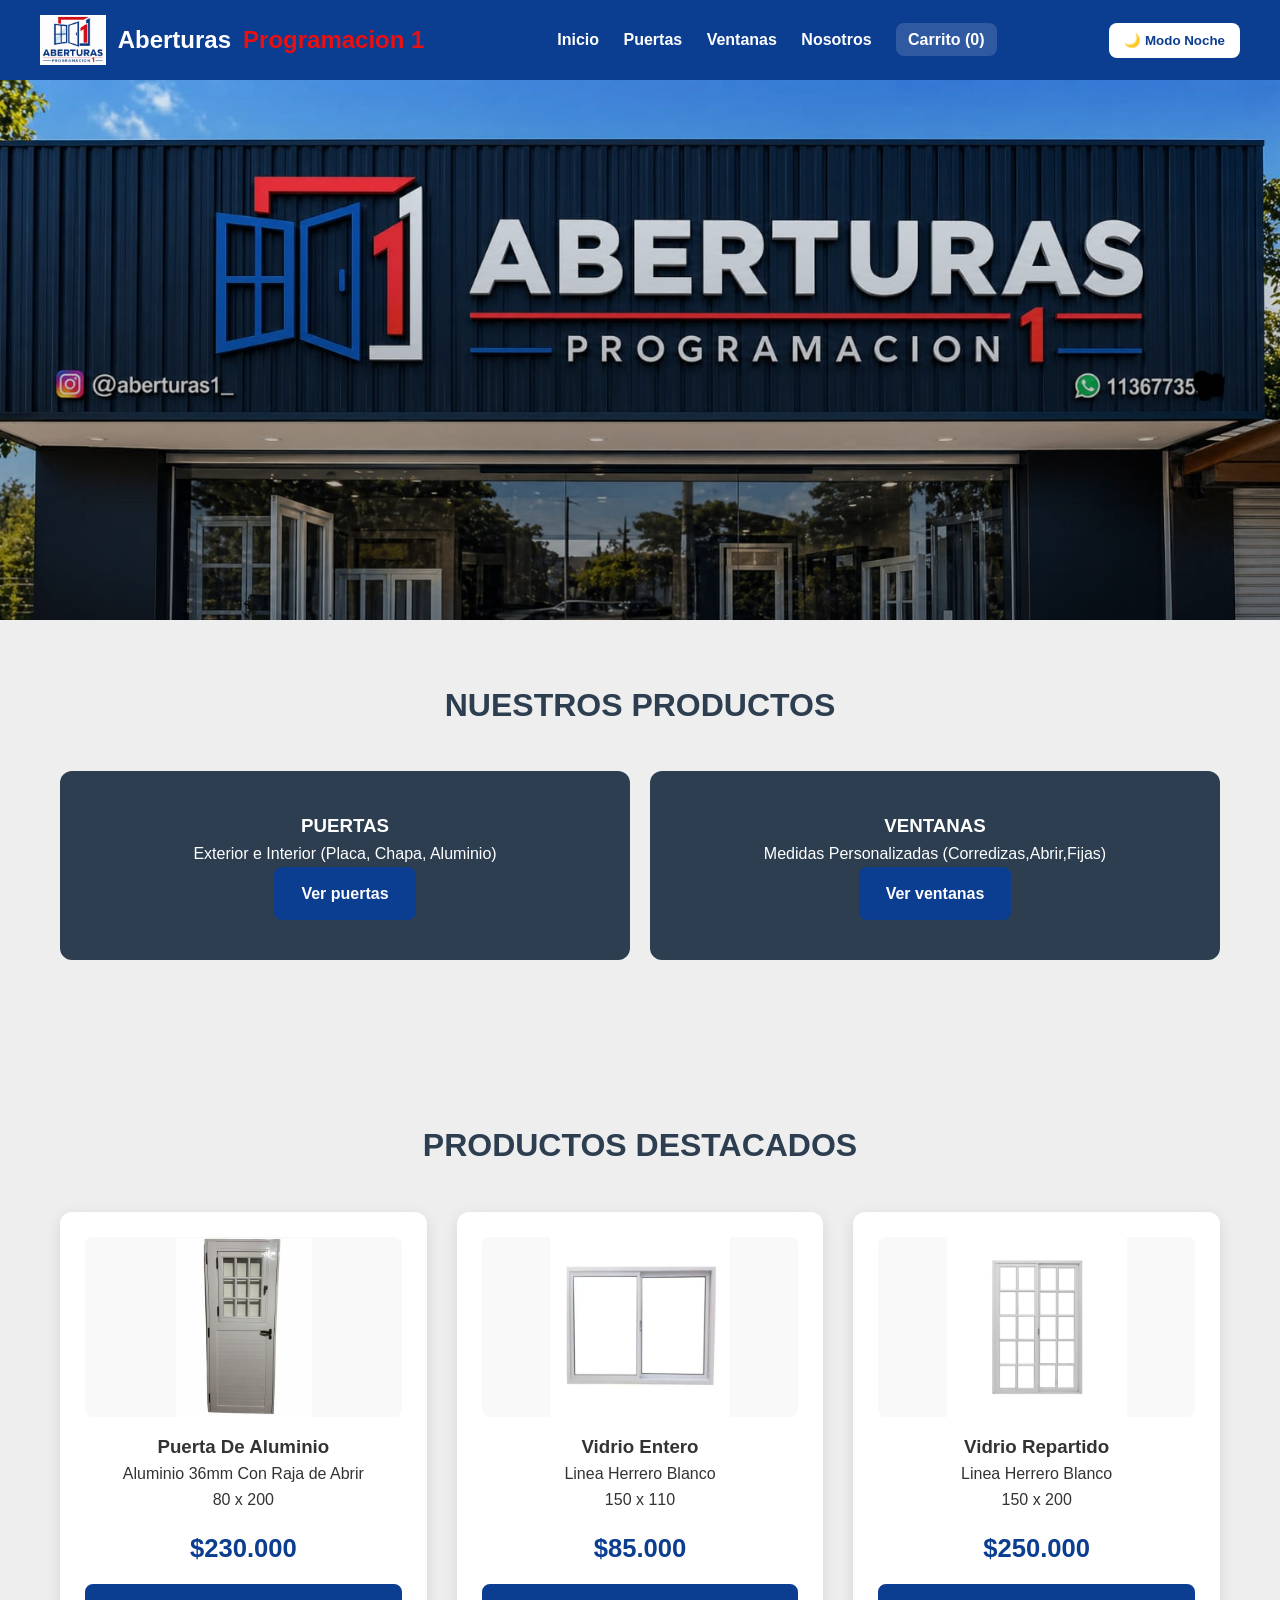
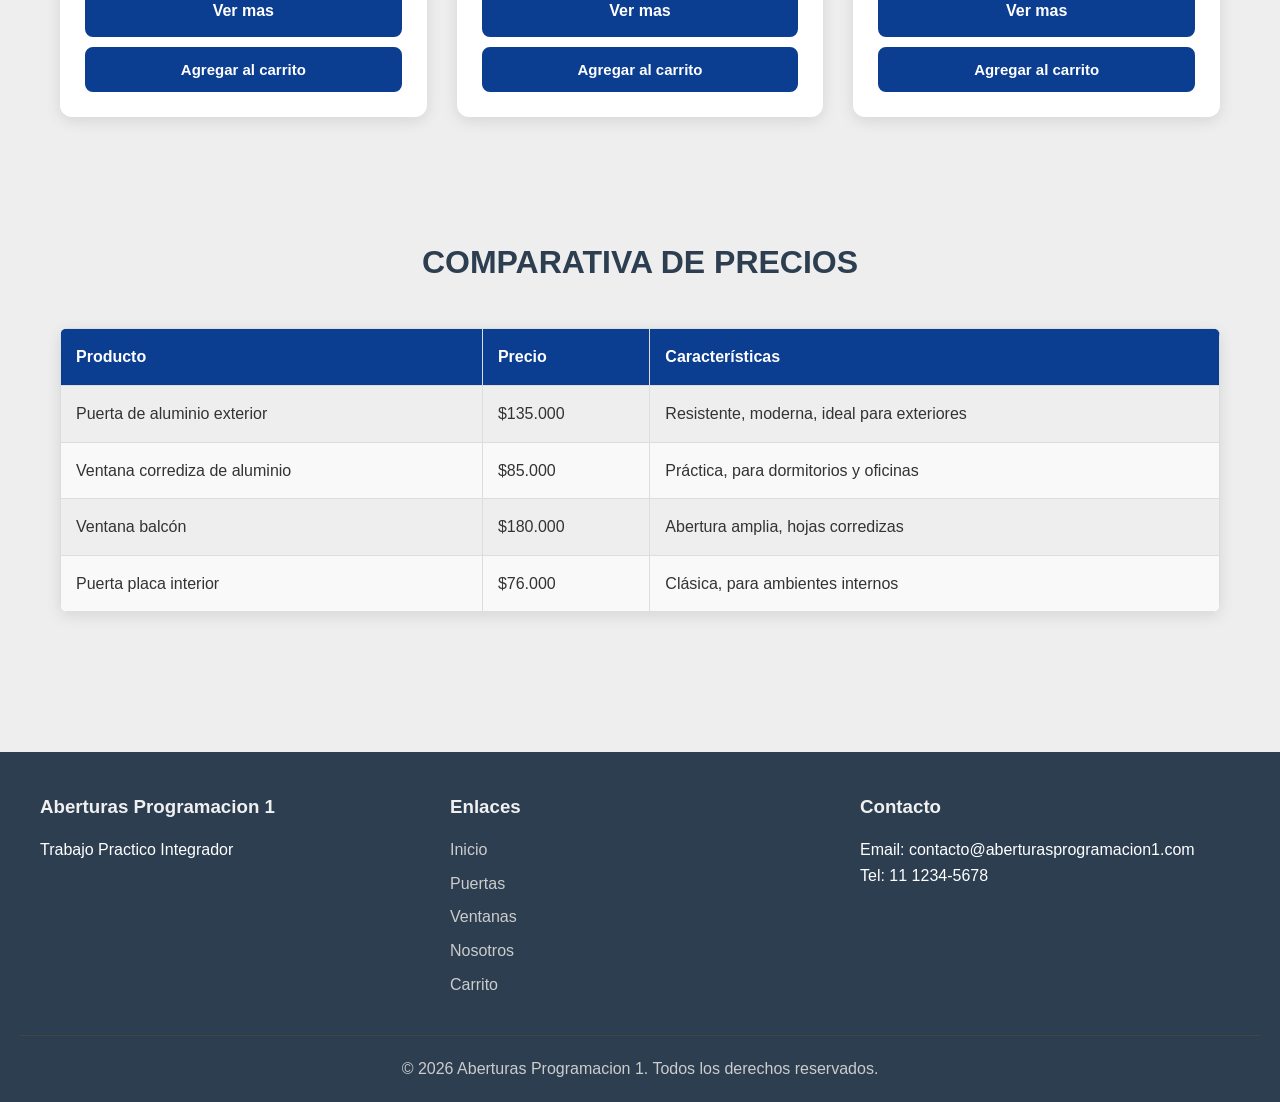
<file: index.html>
<!doctype html>
<html lang="es">
  <head>
    <meta charset="UTF-8" />
    <meta name="viewport" content="width=device-width, initial-scale=1.0" />
    <title>Aberturas Programacion 1 - Inicio</title>
    <link rel="icon" href="img/logoAberturas.png" type="image/png" />
    <link rel="stylesheet" href="css/style.css" />
  </head>
  <body>
    <header>
      <a href="index.html" class="logo-text"
        ><img src="img/logoAberturas.png" alt="Logo Aberturas" />Aberturas
        <span>Programacion 1</span></a
      >

      <nav>
        <a href="index.html">Inicio</a>
        <a href="puertas.html">Puertas</a>
        <a href="ventanas.html">Ventanas</a>
        <a href="nosotros.html">Nosotros</a>
        <a href="carrito.html" class="carrito-link">Carrito (<span id="carrito-contador">0</span>)</a>
      </nav>
      <button id="tema-btn" onclick="cambiarModo()">🌙 Modo Noche</button>
    </header>

    <div id="mensaje-carrito" class="mensaje-carrito"></div>

    <section class="hero">
      <div class="hero-content">
        <!-- <h1>Aberturas a medida para tu hogar o comercio</h1>
            <p>Vendemos puertas y ventanas con fabricacion estandar o personalizada.</p>
            <p>Brindamos asesoramiento, calidad y presupuestos rapidos.</p>
            <a href="puertas.html" class="btn">Ver productos</a>-->
      </div>
    </section>

    <section class="section">
      <h2>NUESTROS PRODUCTOS</h2>

      <div class="categories">
        <div class="category">
          <h3>PUERTAS</h3>
          <p>Exterior e Interior (Placa, Chapa, Aluminio)</p>
          <a href="puertas.html" class="btn">Ver puertas</a>
        </div>

        <div class="category">
          <h3>VENTANAS</h3>
          <p>Medidas Personalizadas (Corredizas,Abrir,Fijas)</p>
          <a href="ventanas.html" class="btn">Ver ventanas</a>
        </div>
      </div>
    </section>

    <section class="section">
      <h2>Productos destacados</h2>

      <div class="grid">
        <div class="card" data-nombre="Puerta De Aluminio" data-descripcion="Aluminio 36mm Con Raja de Abrir" data-medida="80 x 200" data-precio="230000" data-imagen="img/PuertaAluminioConRaja.jpeg">
          <img src="img/PuertaAluminioConRaja.jpeg" alt="Puerta de Aluminio" />
          <h3>Puerta De Aluminio</h3>
          <p>Aluminio 36mm Con Raja de Abrir</p>
          <p>80 x 200</p>
          <div class="price">$230.000</div>
          <a href="puertas.html" class="btn">Ver mas</a>
          <button class="btn agregar-carrito" type="button">Agregar al carrito</button>
        </div>

        <div class="card" data-nombre="Vidrio Entero" data-descripcion="Linea Herrero Blanco" data-medida="150 x 110" data-precio="85000" data-imagen="img/VidrioEntero.jpeg">
          <img src="img/VidrioEntero.jpeg" alt="Ventana corrediza" />
          <h3>Vidrio Entero</h3>
          <p>Linea Herrero Blanco</p>
          <p>150 x 110</p>
          <div class="price">$85.000</div>
          <a href="ventanas.html" class="btn">Ver mas</a>
          <button class="btn agregar-carrito" type="button">Agregar al carrito</button>
        </div>

        <div class="card" data-nombre="Vidrio Repartido" data-descripcion="Linea Herrero Blanco" data-medida="150 x 200" data-precio="250000" data-imagen="img/BalconVidrioRepartido.jpeg">
          <img
            src="img/BalconVidrioRepartido.jpeg"
            alt="Ventana Balcon Vidrio Repartido"
          />
          <h3>Vidrio Repartido</h3>
          <p>Linea Herrero Blanco</p>
          <p>150 x 200</p>
          <div class="price">$250.000</div>
          <a href="ventanas.html" class="btn">Ver mas</a>
          <button class="btn agregar-carrito" type="button">Agregar al carrito</button>
        </div>
      </div>
    </section>

    <section class="section">
      <h2>Comparativa de precios</h2>
      <table class="price-table">
        <thead>
          <tr>
            <th>Producto</th>
            <th>Precio</th>
            <th>Características</th>
          </tr>
        </thead>
        <tbody>
          <tr>
            <td>Puerta de aluminio exterior</td>
            <td>$135.000</td>
            <td>Resistente, moderna, ideal para exteriores</td>
          </tr>
          <tr>
            <td>Ventana corrediza de aluminio</td>
            <td>$85.000</td>
            <td>Práctica, para dormitorios y oficinas</td>
          </tr>
          <tr>
            <td>Ventana balcón</td>
            <td>$180.000</td>
            <td>Abertura amplia, hojas corredizas</td>
          </tr>
          <tr>
            <td>Puerta placa interior</td>
            <td>$76.000</td>
            <td>Clásica, para ambientes internos</td>
          </tr>
        </tbody>
      </table>
    </section>

    <footer>
      <div class="footer-content">
        <div class="footer-section">
          <h3>Aberturas Programacion 1</h3>
          <p>Trabajo Practico Integrador</p>
        </div>
        <div class="footer-section">
          <h3>Enlaces</h3>
          <ul>
            <li><a href="index.html">Inicio</a></li>
            <li><a href="puertas.html">Puertas</a></li>
            <li><a href="ventanas.html">Ventanas</a></li>
            <li><a href="nosotros.html">Nosotros</a></li>
            <li><a href="carrito.html">Carrito</a></li>
          </ul>
        </div>
        <div class="footer-section">
          <h3>Contacto</h3>
          <p>Email: contacto@aberturasprogramacion1.com</p>
          <p>Tel: 11 1234-5678</p>
        </div>
      </div>
      <div class="footer-bottom">
        <p>
          &copy; 2026 Aberturas Programacion 1. Todos los derechos reservados.
        </p>
      </div>
    </footer>
    <script src="js/script.js"></script>
  </body>
</html>
</file>
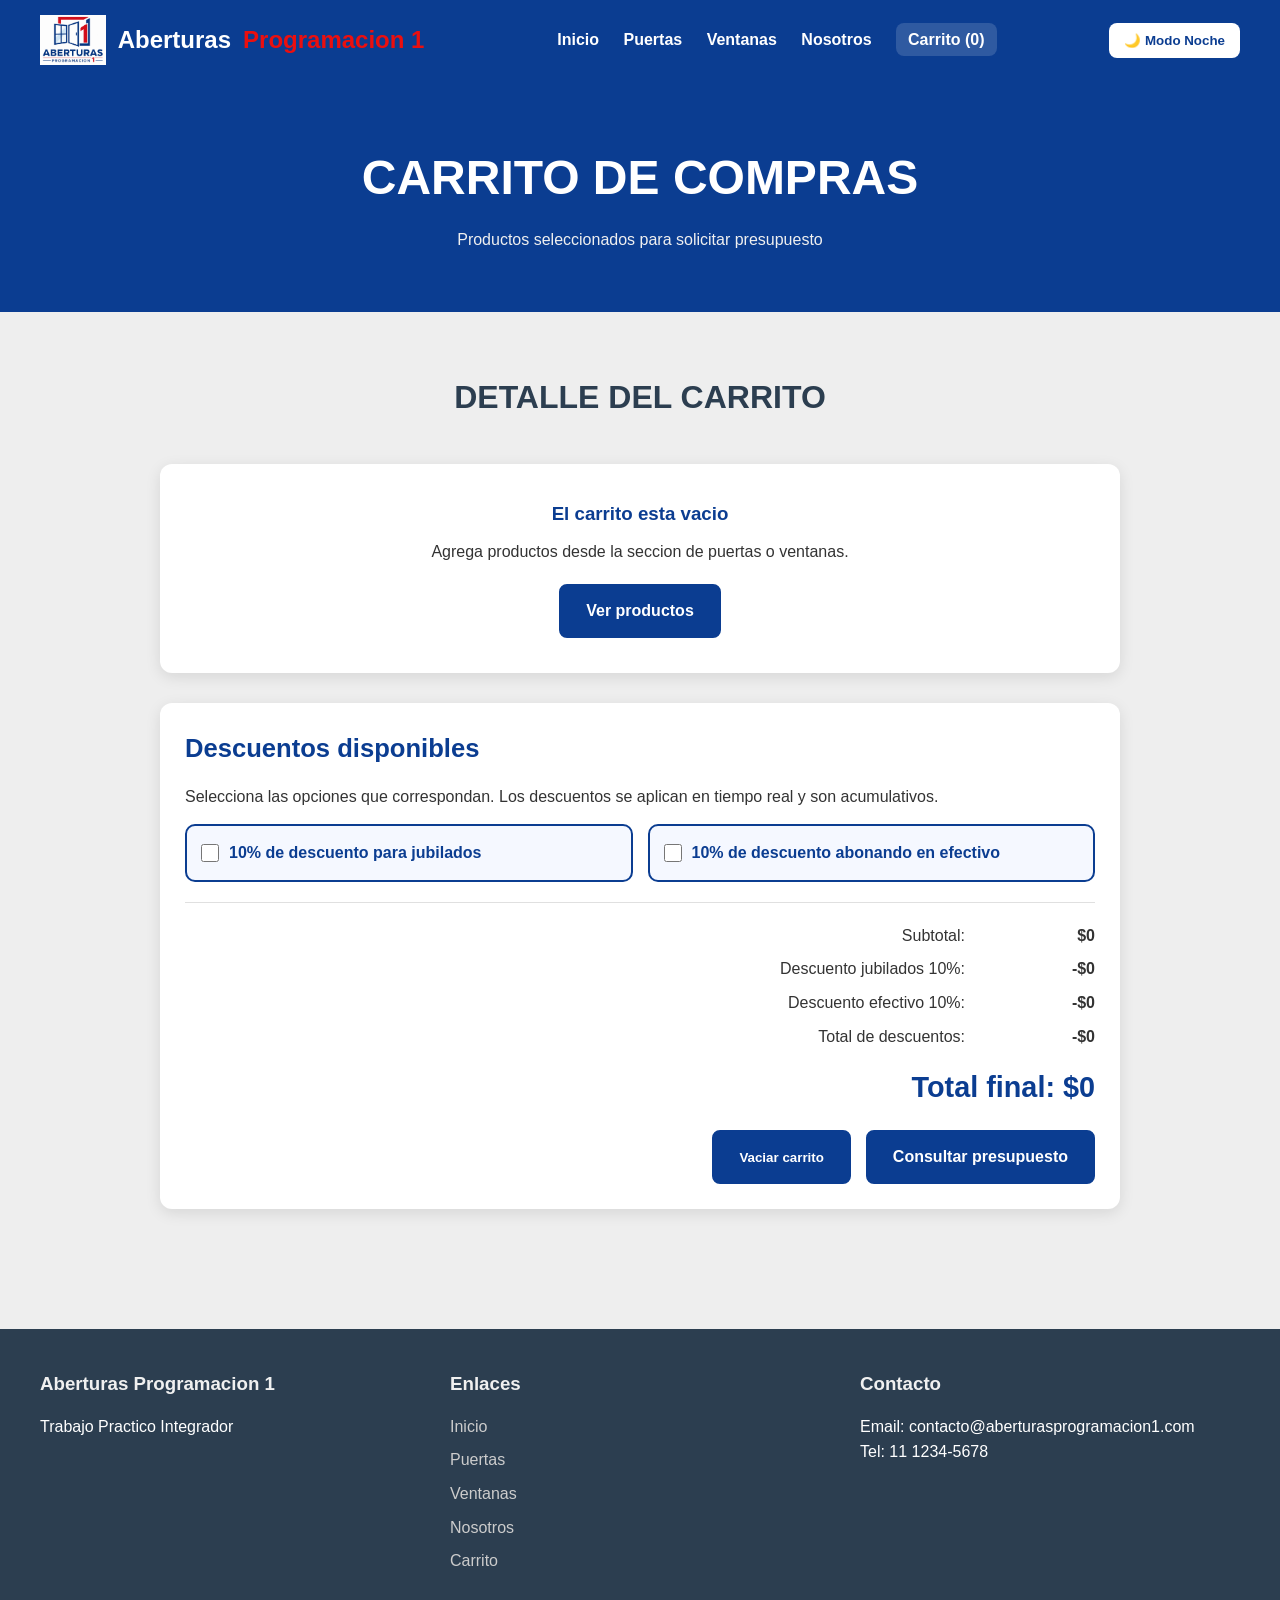
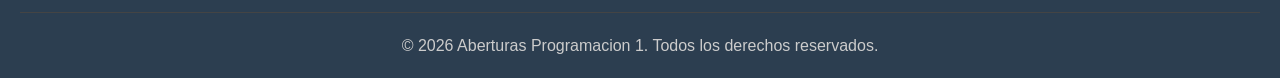
<file: carrito.html>
<!doctype html>
<html lang="es">
  <head>
    <meta charset="UTF-8" />
    <meta name="viewport" content="width=device-width, initial-scale=1.0" />
    <title>Aberturas Programacion 1 - Carrito</title>
    <link rel="icon" href="img/logoAberturas.png" type="image/png" />
    <link rel="stylesheet" href="css/style.css" />
  </head>
  <body>
    <header>
      <a href="index.html" class="logo-text"
        ><img src="img/logoAberturas.png" alt="Logo Aberturas" />Aberturas
        <span>Programacion 1</span></a
      >

      <nav>
        <a href="index.html">Inicio</a>
        <a href="puertas.html">Puertas</a>
        <a href="ventanas.html">Ventanas</a>
        <a href="nosotros.html">Nosotros</a>
        <a href="carrito.html" class="carrito-link">Carrito (<span id="carrito-contador">0</span>)</a>
      </nav>
      <button id="tema-btn" onclick="cambiarModo()">🌙 Modo Noche</button>
    </header>

    <section class="page-title">
      <h1>Carrito de compras</h1>
      <p>Productos seleccionados para solicitar presupuesto</p>
    </section>

    <section class="section carrito-section">
      <h2>Detalle del carrito</h2>

      <div id="carrito-listado" class="carrito-listado"></div>

      <div class="carrito-resumen">
        <div class="carrito-descuentos">
          <h3>Descuentos disponibles</h3>
          <p>Selecciona las opciones que correspondan. Los descuentos se aplican en tiempo real y son acumulativos.</p>

          <div class="descuento-opciones">
            <label class="descuento-opcion" for="descuento-jubilado">
              <input type="checkbox" id="descuento-jubilado" />
              <span>10% de descuento para jubilados</span>
            </label>

            <label class="descuento-opcion" for="descuento-efectivo">
              <input type="checkbox" id="descuento-efectivo" />
              <span>10% de descuento abonando en efectivo</span>
            </label>
          </div>
        </div>

        <div class="carrito-totales">
          <p>Subtotal: <span id="carrito-subtotal">$0</span></p>
          <p>Descuento jubilados 10%: <span id="carrito-descuento-jubilado">-$0</span></p>
          <p>Descuento efectivo 10%: <span id="carrito-descuento-efectivo">-$0</span></p>
          <p>Total de descuentos: <span id="carrito-descuentos-total">-$0</span></p>
          <h3>Total final: <span id="carrito-total">$0</span></h3>
        </div>

        <div class="carrito-acciones">
          <button class="btn" type="button" onclick="vaciarCarrito()">Vaciar carrito</button>
          <a href="nosotros.html#contacto" class="btn">Consultar presupuesto</a>
        </div>
      </div>
    </section>

    <footer>
      <div class="footer-content">
        <div class="footer-section">
          <h3>Aberturas Programacion 1</h3>
          <p>Trabajo Practico Integrador</p>
        </div>
        <div class="footer-section">
          <h3>Enlaces</h3>
          <ul>
            <li><a href="index.html">Inicio</a></li>
            <li><a href="puertas.html">Puertas</a></li>
            <li><a href="ventanas.html">Ventanas</a></li>
            <li><a href="nosotros.html">Nosotros</a></li>
            <li><a href="carrito.html">Carrito</a></li>
          </ul>
        </div>
        <div class="footer-section">
          <h3>Contacto</h3>
          <p>Email: contacto@aberturasprogramacion1.com</p>
          <p>Tel: 11 1234-5678</p>
        </div>
      </div>
      <div class="footer-bottom">
        <p>
          &copy; 2026 Aberturas Programacion 1. Todos los derechos reservados.
        </p>
      </div>
    </footer>
    <script src="js/script.js"></script>
  </body>
</html>
</file>
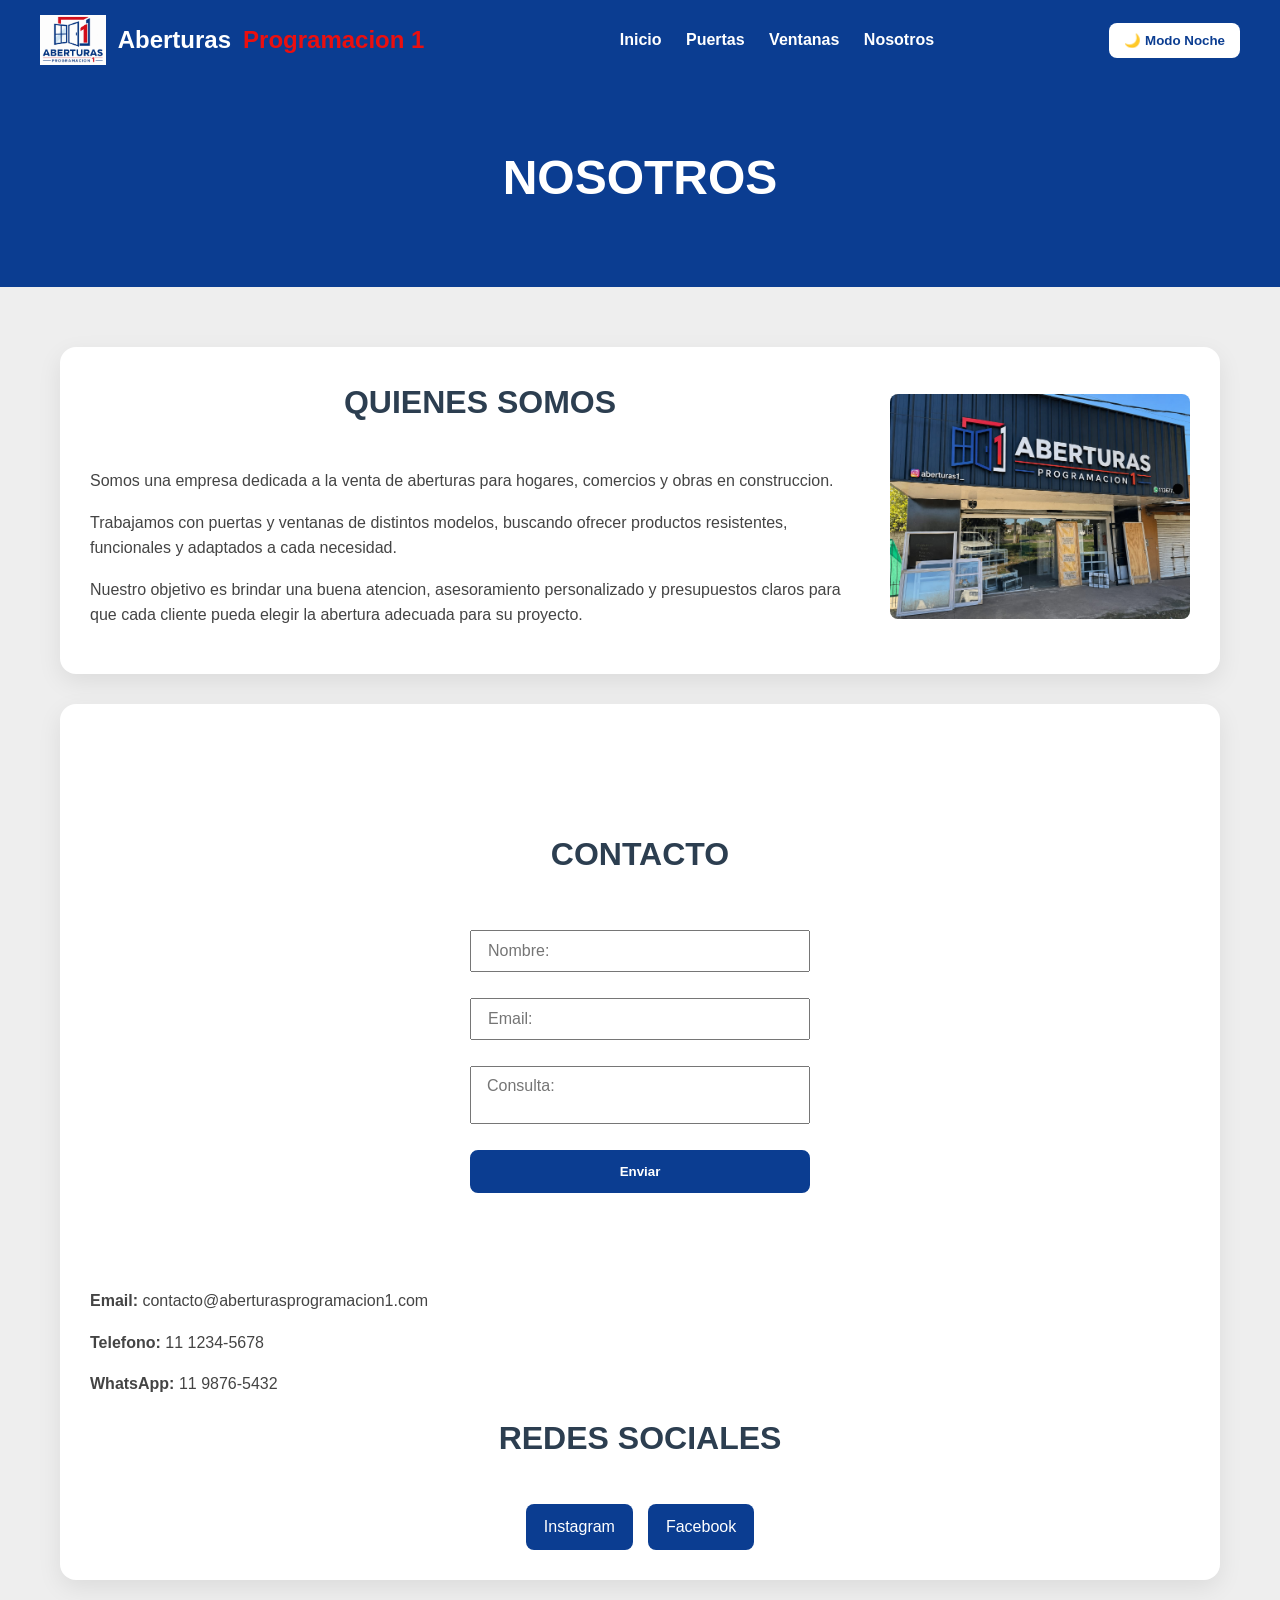
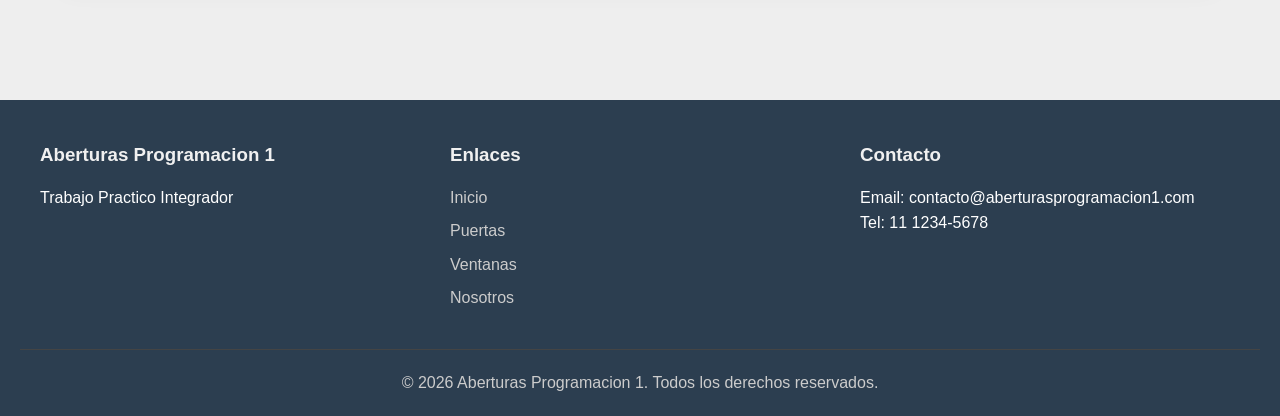
<file: nosotros.html>
<!doctype html>
<html lang="es">
  <head>
    <meta charset="UTF-8" />
    <meta name="viewport" content="width=device-width, initial-scale=1.0" />
    <title>Aberturas Programacion 1 - Nosotros</title>
    <link rel="icon" href="img/logoAberturas.png" type="image/png" />
    <link rel="stylesheet" href="css/style.css" />
  </head>
  <body>
    <header>
      <a href="index.html" class="logo-text"
        ><img src="img/logoAberturas.png" alt="Logo Aberturas" />Aberturas
        <span>Programacion 1</span></a
      >

      <nav>
        <a href="index.html">Inicio</a>
        <a href="puertas.html">Puertas</a>
        <a href="ventanas.html">Ventanas</a>
        <a href="nosotros.html">Nosotros</a>
      </nav>
      <button id="tema-btn" onclick="cambiarModo()">🌙 Modo Noche</button>
    </header>

    <section class="page-title">
      <h1>Nosotros</h1>
    </section>

    <section class="section about-layout">
      <div class="info-box about-with-image">
        <div class="about-image">
          <img src="img/HeroLogo2.jpeg" alt="Imagen de la empresa" />
        </div>
        <div class="about-text">
          <h2>Quienes somos</h2>
          <p>
            Somos una empresa dedicada a la venta de aberturas para hogares,
            comercios y obras en construccion.
          </p>
          <p>
            Trabajamos con puertas y ventanas de distintos modelos, buscando
            ofrecer productos resistentes, funcionales y adaptados a cada
            necesidad.
          </p>
          <p>
            Nuestro objetivo es brindar una buena atencion, asesoramiento
            personalizado y presupuestos claros para que cada cliente pueda
            elegir la abertura adecuada para su proyecto.
          </p>
        </div>
      </div>

      <div class="info-box">
        <div class="contenedor-form">
          <form class="form">
            <div class="form_div">
              <h2 class="form_titulo" id="contacto">Contacto</h2>
              <input type="text" class="form_input" placeholder="Nombre:" />
              <input type="email" class="form_input" placeholder="Email:" />
              <textarea class="form_input" placeholder="Consulta:"></textarea>

              <button type="submit" class="btn">Enviar</button>
            </div>
          </form>
        </div>

        <p><strong>Email:</strong> contacto@aberturasprogramacion1.com</p>
        <p><strong>Telefono:</strong> 11 1234-5678</p>
        <p><strong>WhatsApp:</strong> 11 9876-5432</p>

        <h2>Redes sociales</h2>
        <div class="social-links">
          <a href="https://www.instagram.com/" target="_blank">Instagram</a>
          <a href="https://www.facebook.com/" target="_blank">Facebook</a>
        </div>
      </div>
    </section>

    <footer>
      <div class="footer-content">
        <div class="footer-section">
          <h3>Aberturas Programacion 1</h3>
          <p>Trabajo Practico Integrador</p>
        </div>
        <div class="footer-section">
          <h3>Enlaces</h3>
          <ul>
            <li><a href="index.html">Inicio</a></li>
            <li><a href="puertas.html">Puertas</a></li>
            <li><a href="ventanas.html">Ventanas</a></li>
            <li><a href="nosotros.html">Nosotros</a></li>
          </ul>
        </div>
        <div class="footer-section">
          <h3>Contacto</h3>
          <p>Email: contacto@aberturasprogramacion1.com</p>
          <p>Tel: 11 1234-5678</p>
        </div>
      </div>
      <div class="footer-bottom">
        <p>
          &copy; 2026 Aberturas Programacion 1. Todos los derechos reservados.
        </p>
      </div>
    </footer>
    <script src="js/script.js"></script>
  </body>
</html>
</file>
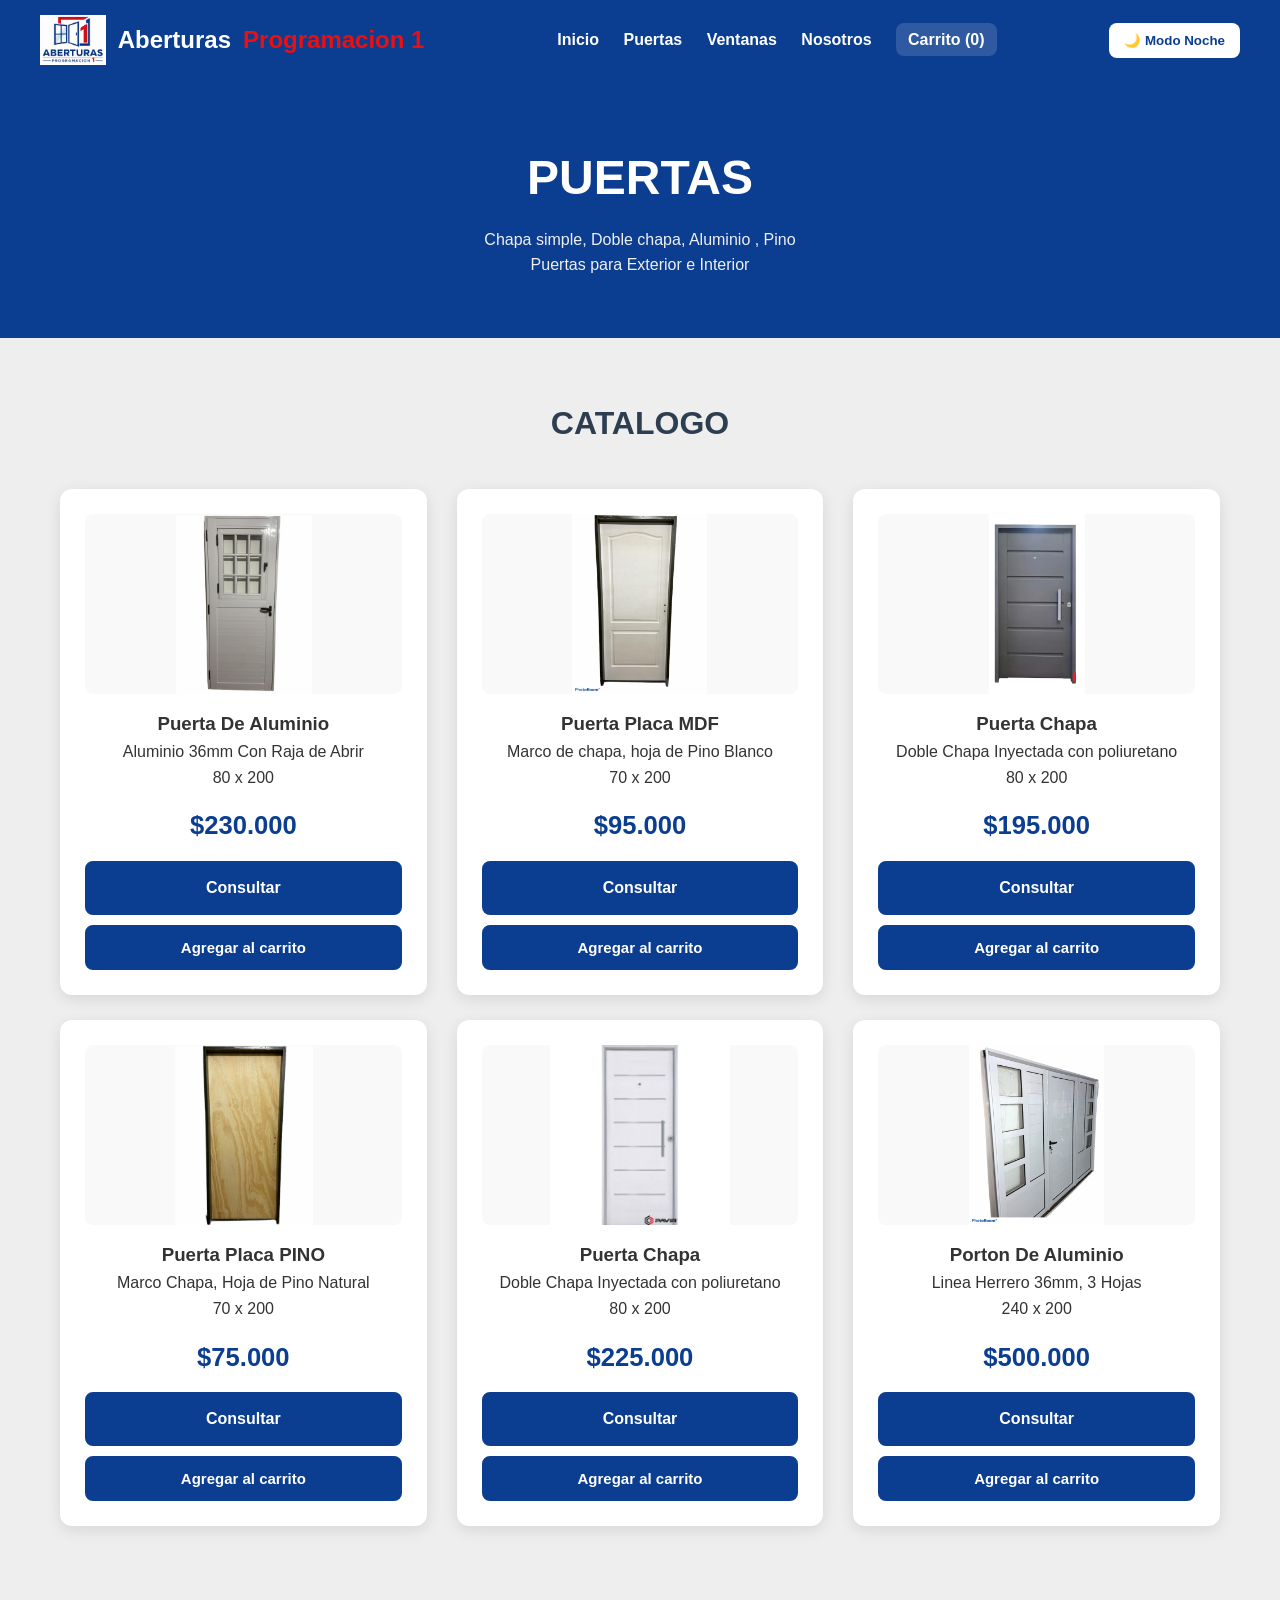
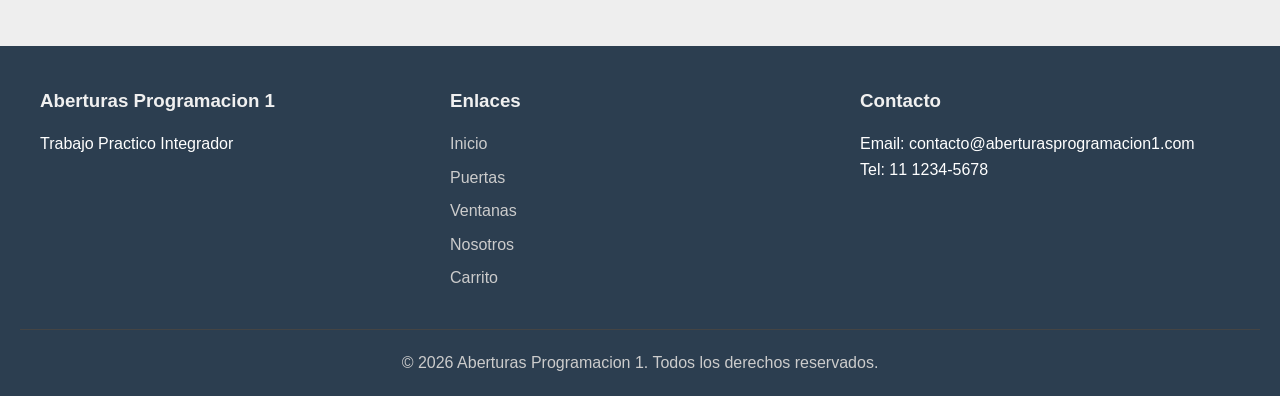
<file: puertas.html>
<!doctype html>
<html lang="es">
  <head>
    <meta charset="UTF-8" />
    <meta name="viewport" content="width=device-width, initial-scale=1.0" />
    <title>Aberturas Programacion 1 - Puertas</title>
    <link rel="icon" href="img/logoAberturas.png" type="image/png" />
    <link rel="stylesheet" href="css/style.css" />
  </head>
  <body>
    <header>
      <a href="index.html" class="logo-text"
        ><img src="img/logoAberturas.png" alt="Logo Aberturas" />Aberturas
        <span>Programacion 1</span></a
      >

      <nav>
        <a href="index.html">Inicio</a>
        <a href="puertas.html">Puertas</a>
        <a href="ventanas.html">Ventanas</a>
        <a href="nosotros.html">Nosotros</a>
        <a href="carrito.html" class="carrito-link">Carrito (<span id="carrito-contador">0</span>)</a>
      </nav>
      <button id="tema-btn" onclick="cambiarModo()">🌙 Modo Noche</button>
    </header>

    <div id="mensaje-carrito" class="mensaje-carrito"></div>

    <section class="page-title">
      <h1>PUERTAS</h1>
      <p>Chapa simple, Doble chapa, Aluminio , Pino</p>
      <p>Puertas para Exterior e Interior</p>
    </section>

    <section class="section">
      <h2>Catalogo</h2>

      <div class="grid">
        <div class="card" data-nombre="Puerta De Aluminio" data-descripcion="Aluminio 36mm Con Raja de Abrir" data-medida="80 x 200" data-precio="230000" data-imagen="img/PuertaAluminioConRaja.jpeg">
          <img src="img/PuertaAluminioConRaja.jpeg" alt="Puerta de Aluminio" />
          <h3>Puerta De Aluminio</h3>
          <p>Aluminio 36mm Con Raja de Abrir</p>
          <p>80 x 200</p>
          <div class="price">$230.000</div>
          <a href="nosotros.html#contacto" class="btn">Consultar</a>
          <button class="btn agregar-carrito" type="button">Agregar al carrito</button>
        </div>

        <div class="card" data-nombre="Puerta Placa MDF" data-descripcion="Marco de chapa, hoja de Pino Blanco" data-medida="70 x 200" data-precio="95000" data-imagen="img/puerta mdf.jpeg">
          <img src="img/puerta mdf.jpeg" alt="Puerta Placa mdf" />
          <h3>Puerta Placa MDF</h3>
          <p>Marco de chapa, hoja de Pino Blanco</p>
          <p>70 x 200</p>
          <div class="price">$95.000</div>
          <a href="nosotros.html#contacto" class="btn">Consultar</a>
          <button class="btn agregar-carrito" type="button">Agregar al carrito</button>
        </div>

        <div class="card" data-nombre="Puerta Chapa" data-descripcion="Doble Chapa Inyectada con poliuretano" data-medida="80 x 200" data-precio="195000" data-imagen="img/puerta3.webp">
          <img src="img/puerta3.webp" alt="Puerta reforzada" />
          <h3>Puerta Chapa</h3>
          <p>Doble Chapa Inyectada con poliuretano</p>
          <p>80 x 200</p>
          <div class="price">$195.000</div>
          <a href="nosotros.html#contacto" class="btn">Consultar</a>
          <button class="btn agregar-carrito" type="button">Agregar al carrito</button>
        </div>
      </div>

      <br />

      <div class="grid">
        <div class="card" data-nombre="Puerta Placa PINO" data-descripcion="Marco Chapa, Hoja de Pino Natural" data-medida="70 x 200" data-precio="75000" data-imagen="img/PuertaPino.jpeg">
          <img src="img/PuertaPino.jpeg" alt="Puerta Placa" />
          <h3>Puerta Placa PINO</h3>
          <p>Marco Chapa, Hoja de Pino Natural</p>
          <p>70 x 200</p>
          <div class="price">$75.000</div>
          <a href="nosotros.html#contacto" class="btn">Consultar</a>
          <button class="btn agregar-carrito" type="button">Agregar al carrito</button>
        </div>

        <div class="card" data-nombre="Puerta Chapa Pavir" data-descripcion="Doble Chapa Inyectada con poliuretano" data-medida="80 x 200" data-precio="225000" data-imagen="img/PuertaChapaPavir.jpeg">
          <img src="img/PuertaChapaPavir.jpeg" alt="Puerta Chapa doble" />
          <h3>Puerta Chapa</h3>
          <p>Doble Chapa Inyectada con poliuretano</p>
          <p>80 x 200</p>
          <div class="price">$225.000</div>
          <a href="nosotros.html#contacto" class="btn">Consultar</a>
          <button class="btn agregar-carrito" type="button">Agregar al carrito</button>
        </div>

        <div class="card" data-nombre="Porton De Aluminio" data-descripcion="Linea Herrero 36mm, 3 Hojas" data-medida="240 x 200" data-precio="500000" data-imagen="img/porton aluminio.jpeg">
          <img src="img/porton aluminio.jpeg" alt="Porton " />
          <h3>Porton De Aluminio</h3>
          <p>Linea Herrero 36mm, 3 Hojas</p>
          <p>240 x 200</p>
          <div class="price">$500.000</div>
          <a href="nosotros.html#contacto" class="btn">Consultar</a>
          <button class="btn agregar-carrito" type="button">Agregar al carrito</button>
        </div>
      </div>
    </section>

    <footer>
      <div class="footer-content">
        <div class="footer-section">
          <h3>Aberturas Programacion 1</h3>
          <p>Trabajo Practico Integrador</p>
        </div>
        <div class="footer-section">
          <h3>Enlaces</h3>
          <ul>
            <li><a href="index.html">Inicio</a></li>
            <li><a href="puertas.html">Puertas</a></li>
            <li><a href="ventanas.html">Ventanas</a></li>
            <li><a href="nosotros.html">Nosotros</a></li>
            <li><a href="carrito.html">Carrito</a></li>
          </ul>
        </div>
        <div class="footer-section">
          <h3>Contacto</h3>
          <p>Email: contacto@aberturasprogramacion1.com</p>
          <p>Tel: 11 1234-5678</p>
        </div>
      </div>
      <div class="footer-bottom">
        <p>
          &copy; 2026 Aberturas Programacion 1. Todos los derechos reservados.
        </p>
      </div>
    </footer>
    <script src="js/script.js"></script>
  </body>
</html>
</file>
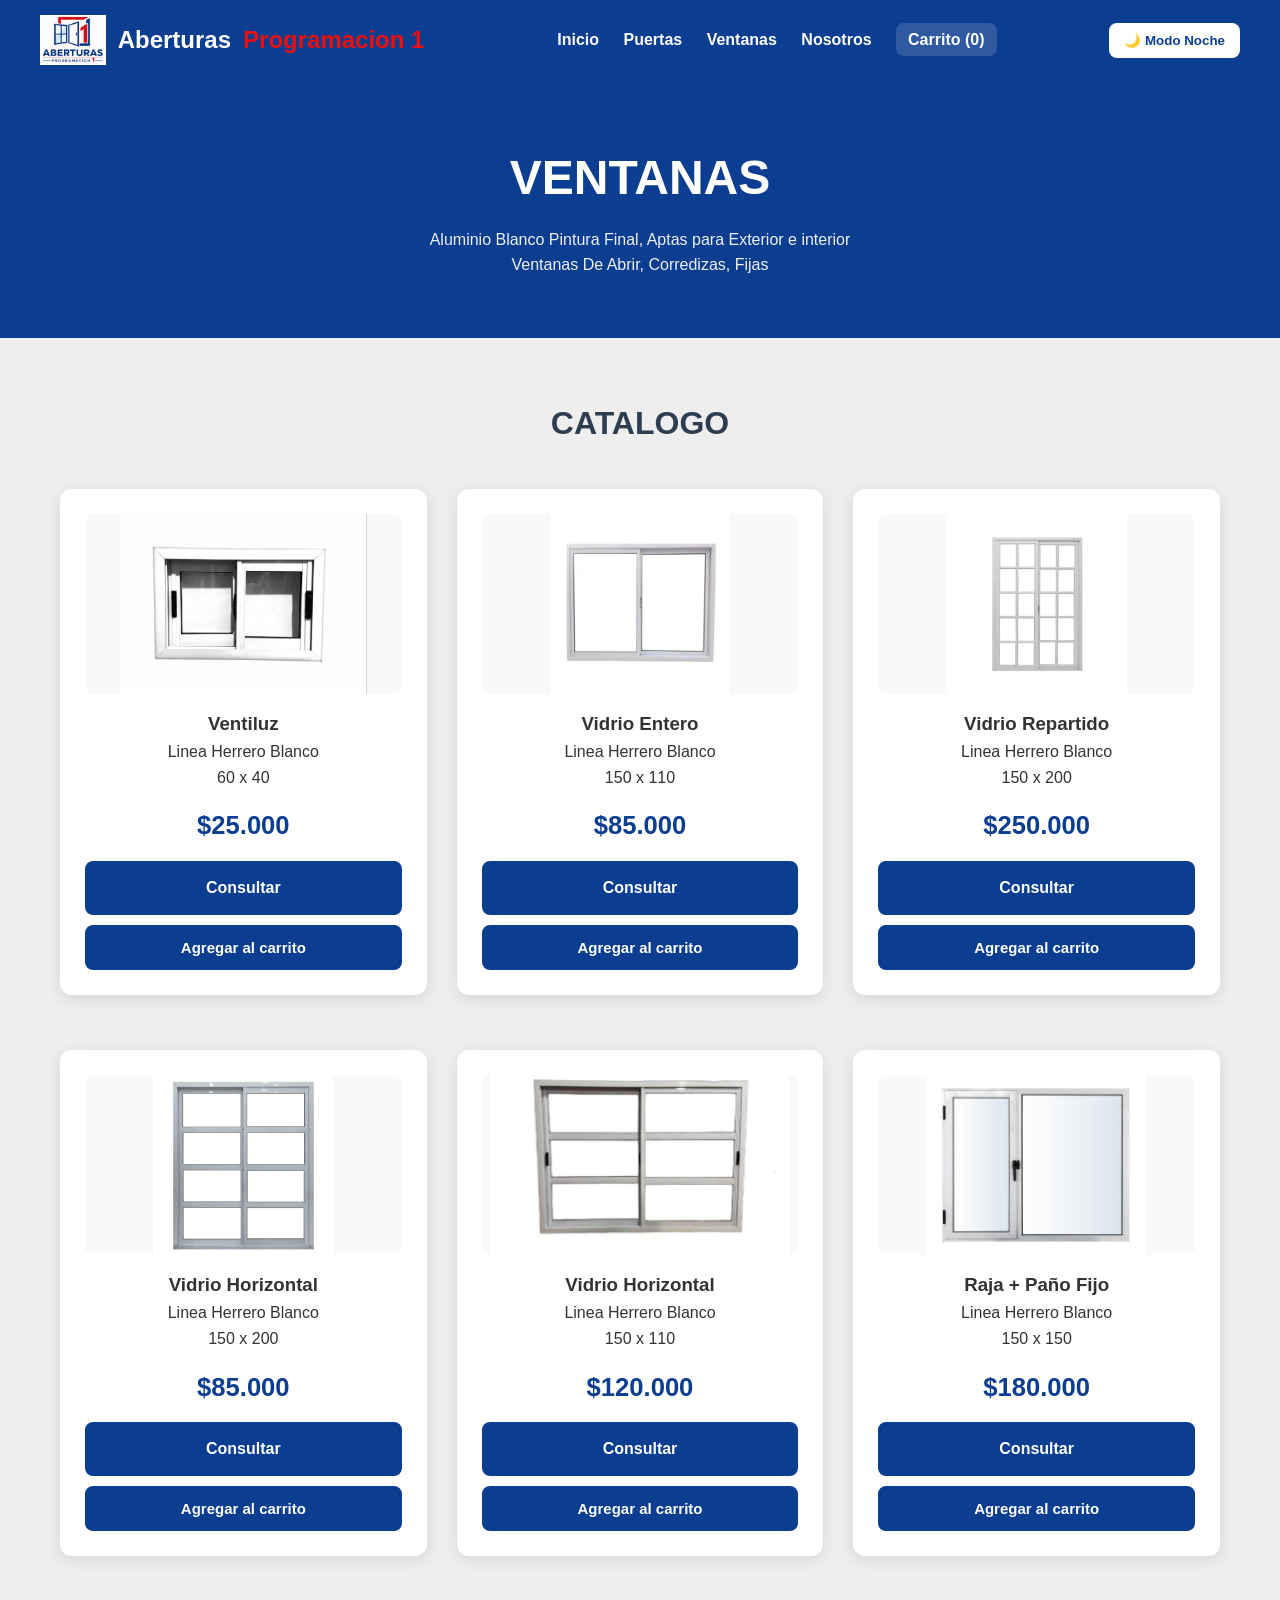
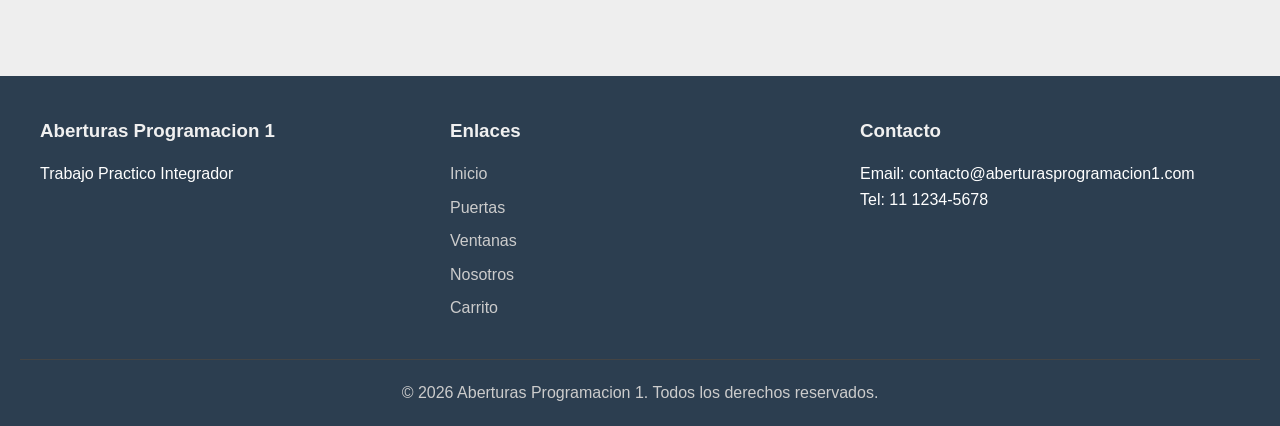
<file: ventanas.html>
<!doctype html>
<html lang="es">
  <head>
    <meta charset="UTF-8" />
    <meta name="viewport" content="width=device-width, initial-scale=1.0" />
    <title>Aberturas Programacion 1 - Ventanas</title>
    <link rel="icon" href="img/logoAberturas.png" type="image/png" />
    <link rel="stylesheet" href="css/style.css" />
  </head>
  <body>
    <header>
      <a href="index.html" class="logo-text"
        ><img src="img/logoAberturas.png" alt="Logo Aberturas" />Aberturas
        <span>Programacion 1</span></a
      >

      <nav>
        <a href="index.html">Inicio</a>
        <a href="puertas.html">Puertas</a>
        <a href="ventanas.html">Ventanas</a>
        <a href="nosotros.html">Nosotros</a>
        <a href="carrito.html" class="carrito-link">Carrito (<span id="carrito-contador">0</span>)</a>
      </nav>
      <button id="tema-btn" onclick="cambiarModo()">🌙 Modo Noche</button>
    </header>

    <div id="mensaje-carrito" class="mensaje-carrito"></div>

    <section class="page-title">
      <h1>VENTANAS</h1>
      <p>Aluminio Blanco Pintura Final, Aptas para Exterior e interior</p>
      <p>Ventanas De Abrir, Corredizas, Fijas</p>
    </section>

    <section class="section">
      <h2>Catalogo</h2>

      <div class="grid">
        <div class="card" data-nombre="Ventiluz" data-descripcion="Linea Herrero Blanco" data-medida="60 x 40" data-precio="25000" data-imagen="img/Ventiluz.jpeg">
          <img src="img/Ventiluz.jpeg" alt="Ventiluz " />
          <h3>Ventiluz</h3>
          <p>Linea Herrero Blanco</p>
          <p>60 x 40</p>
          <div class="price">$25.000</div>
          <a href="nosotros.html#contacto" class="btn">Consultar</a>
          <button class="btn agregar-carrito" type="button">Agregar al carrito</button>
        </div>

        <div class="card" data-nombre="Vidrio Entero" data-descripcion="Linea Herrero Blanco" data-medida="150 x 110" data-precio="85000" data-imagen="img/VidrioEntero.jpeg">
          <img src="img/VidrioEntero.jpeg" alt="Ventana corrediza" />
          <h3>Vidrio Entero</h3>
          <p>Linea Herrero Blanco</p>
          <p>150 x 110</p>
          <div class="price">$85.000</div>
          <a href="nosotros.html#contacto" class="btn">Consultar</a>
          <button class="btn agregar-carrito" type="button">Agregar al carrito</button>
        </div>

        <div class="card" data-nombre="Vidrio Repartido" data-descripcion="Linea Herrero Blanco" data-medida="150 x 200" data-precio="250000" data-imagen="img/BalconVidrioRepartido.jpeg">
          <img
            src="img/BalconVidrioRepartido.jpeg"
            alt="Ventana Balcon Vidrio Repartido"
          />
          <h3>Vidrio Repartido</h3>
          <p>Linea Herrero Blanco</p>
          <p>150 x 200</p>
          <div class="price">$250.000</div>
          <a href="nosotros.html#contacto" class="btn">Consultar</a>
          <button class="btn agregar-carrito" type="button">Agregar al carrito</button>
        </div>

        <br />
      </div>
      <div class="grid">
        <div class="card" data-nombre="Vidrio Horizontal Balcon" data-descripcion="Linea Herrero Blanco" data-medida="150 x 200" data-precio="85000" data-imagen="img/BalconVidrioHorizontal.jpeg">
          <img src="img/BalconVidrioHorizontal.jpeg" alt="Balcon Horizontal" />
          <h3>Vidrio Horizontal</h3>
          <p>Linea Herrero Blanco</p>
          <p>150 x 200</p>
          <div class="price">$85.000</div>
          <a href="nosotros.html#contacto" class="btn">Consultar</a>
          <button class="btn agregar-carrito" type="button">Agregar al carrito</button>
        </div>

        <div class="card" data-nombre="Vidrio Horizontal" data-descripcion="Linea Herrero Blanco" data-medida="150 x 110" data-precio="120000" data-imagen="img/ventanaVidrioorizontal.jpeg">
          <img src="img/ventanaVidrioorizontal.jpeg" alt="Ventana Horizontal" />
          <h3>Vidrio Horizontal</h3>
          <p>Linea Herrero Blanco</p>
          <p>150 x 110</p>
          <div class="price">$120.000</div>
          <a href="nosotros.html#contacto" class="btn">Consultar</a>
          <button class="btn agregar-carrito" type="button">Agregar al carrito</button>
        </div>

        <div class="card" data-nombre="Raja + Pano Fijo" data-descripcion="Linea Herrero Blanco" data-medida="150 x 150" data-precio="180000" data-imagen="img/Patagonica.jpg">
          <img src="img/Patagonica.jpg" alt="Patagonica" />
          <h3>Raja + Paño Fijo</h3>
          <p>Linea Herrero Blanco</p>
          <p>150 x 150</p>
          <div class="price">$180.000</div>
          <a href="nosotros.html#contacto" class="btn">Consultar</a>
          <button class="btn agregar-carrito" type="button">Agregar al carrito</button>
        </div>
      </div>
    </section>

    <footer>
      <div class="footer-content">
        <div class="footer-section">
          <h3>Aberturas Programacion 1</h3>
          <p>Trabajo Practico Integrador</p>
        </div>
        <div class="footer-section">
          <h3>Enlaces</h3>
          <ul>
            <li><a href="index.html">Inicio</a></li>
            <li><a href="puertas.html">Puertas</a></li>
            <li><a href="ventanas.html">Ventanas</a></li>
            <li><a href="nosotros.html">Nosotros</a></li>
            <li><a href="carrito.html">Carrito</a></li>
          </ul>
        </div>
        <div class="footer-section">
          <h3>Contacto</h3>
          <p>Email: contacto@aberturasprogramacion1.com</p>
          <p>Tel: 11 1234-5678</p>
        </div>
      </div>
      <div class="footer-bottom">
        <p>
          &copy; 2026 Aberturas Programacion 1. Todos los derechos reservados.
        </p>
      </div>
    </footer>
    <script src="js/script.js"></script>
  </body>
</html>
</file>
<file: css/style.css>
/* ---  RESET Y BASE --- */
* {
  margin: 0;
  padding: 0;
  box-sizing: border-box;
}

body {
  font-family: "Segoe UI", Tahoma, Geneva, Verdana, sans-serif;
  background: #eeeeee;
  color: #333333;
  line-height: 1.6;
}

/* --- COMPONENTES REUTILIZABLES (Botones) --- */
.btn {
  display: inline-block;
  text-decoration: none;
  font-weight: bold;
  border-radius: 8px;
  transition: 0.3s ease;
  cursor: pointer;
  text-align: center;
}

/* Botón Principal Azul */
.btn {
  background-color: #0b3d91;
  color: white;
  padding: 12px 25px;
  border: 2px solid #0b3d91;
}

.btn:hover {
  background-color: white;
  color: #0b3d91;
}

/* --- HEADER --- */
header {
  background: #0b3d91;
  padding: 15px 40px;
  display: flex;
  justify-content: space-between;
  align-items: center;
}

.logo-text {
  display: flex;
  align-items: center;
  gap: 12px;
  color: white;
  font-size: 24px;
  font-weight: bold;
  text-decoration: none;
}

.logo-text img {
  height: 50px;
  width: auto;
  display: block;
}

.logo-text span {
  color: rgb(235, 15, 15);
}

nav a {
  color: white;
  text-decoration: none;
  margin-left: 20px;
  font-weight: bold;
}

nav a:hover {
  text-decoration: underline;
}

/* --- HERO SECTION --- */
.hero {
  min-height: 60vh;
  display: flex;
  align-items: center;
  justify-content: center;
  text-align: center;
  padding: 40px 10px;
  background:
    linear-gradient(rgba(0, 0, 0, 0), rgba(0, 0, 0, 0.4)),
    url("../img/heroLogo.jpeg") center/cover no-repeat;
  color: white;
}

.hero h1 {
  font-size: clamp(2rem, 5vw, 3.5rem);
  text-transform: uppercase;
  margin-bottom: 20px;
}

.page-title {
  background: #0b3d91;
  color: white;
  text-align: center;
  padding: 60px 20px;
}

.page-title h1 {
  margin-bottom: 10px;
  text-transform: uppercase;
  font-size: clamp(2rem, 4vw, 3rem);
}

.page-title p {
  max-width: 800px;
  margin: 0 auto;
  color: #f0f0f0;
}
/* --- NOSOTROS --- */
.about-layout {
  display: flex;
  flex-direction: column;
  gap: 30px;
}

.info-box {
  background: white;
  border-radius: 16px;
  padding: 30px;
  box-shadow: 0 8px 24px rgba(0, 0, 0, 0.08);
}

.info-box h2 {
  margin-bottom: 18px;
  color: #0b3d91;
}

.info-box p {
  margin-bottom: 16px;
  color: #444444;
}

.about-with-image {
  display: flex;
  gap: 20px;
  align-items: center;
  flex-direction: row-reverse;
}

.about-image img {
  width: 300px;
  height: auto;
  border-radius: 8px;
  object-fit: cover;
}

.about-text {
  flex: 1;
}

.social-links {
  display: flex;
  gap: 15px;
  flex-wrap: wrap;
  margin-top: 15px;
  justify-content: center;
}

.social-links a {
  display: inline-block;
  padding: 10px 18px;
  background: #0b3d91;
  color: white;
  border-radius: 8px;
  text-decoration: none;
  transition: background 0.3s;
}

.social-links a:hover {
  background: #083072;
}

/* --- ESTRUCTURA DE SECCIONES --- */
.section {
  padding: 60px 20px;
  max-width: 1200px;
  margin: 0 auto;
}

.section h2 {
  text-align: center;
  color: #2c3e50;
  margin-bottom: 40px;
  font-size: 2rem;
  text-transform: uppercase;
}

/* --- CATEGORÍAS PRINCIPALES --- */
.categories {
  display: flex;
  gap: 20px;
  flex-wrap: wrap;
  margin-bottom: 40px;
}

.category {
  flex: 1;
  min-width: 280px;
  background-color: #2c3e50;
  color: white;
  padding: 40px;
  border-radius: 12px;
  text-align: center;
  transition: transform 0.3s;
}

.category:hover {
  transform: scale(1.02);
}

/* --- PRODUCTOS --- */
.grid {
  display: grid;
  grid-template-columns: repeat(auto-fit, minmax(280px, 1fr));
  gap: 30px;
}

.card {
  background: white;
  border-radius: 12px;
  padding: 25px;
  text-align: center;
  box-shadow: 0 4px 15px rgba(0, 0, 0, 0.1);
  transition: 0.3s;
  display: flex;
  flex-direction: column;
}

.card:hover {
  transform: translateY(-8px);
  box-shadow: 0 10px 25px rgba(0, 0, 0, 0.15);
}

.card img {
  width: 100%;
  height: 180px;
  object-fit: contain;
  background: #f9f9f9;
  border-radius: 8px;
  margin-bottom: 15px;
}

.price {
  font-size: 1.6rem;
  font-weight: bold;
  color: #0b3d91;
  margin: 15px 0;
}

/* --- TABLA DE PRECIOS --- */
.price-table {
  width: 100%;
  border-collapse: collapse;
  margin: 20px 0;
  box-shadow: 0 4px 15px rgba(0, 0, 0, 0.1);
  border-radius: 8px;
  overflow: hidden;
}

.price-table th,
.price-table td {
  border: 1px solid #ddd;
  padding: 15px;
  text-align: left;
}

.price-table th {
  background-color: #0b3d91;
  color: white;
  font-weight: bold;
}

.price-table tr:nth-child(even) {
  background-color: #f9f9f9;
}

.price-table tr:hover {
  background-color: #f1f1f1;
}

/* --- FOOTER --- */
footer {
  background: #2c3e50;
  color: white;
  padding: 40px 20px 20px;
  margin-top: 60px;
}

.footer-content {
  display: grid;
  grid-template-columns: repeat(auto-fit, minmax(250px, 1fr));
  gap: 30px;
  max-width: 1200px;
  margin: 0 auto;
}

.footer-section h3 {
  margin-bottom: 15px;
  color: #f0f0f0;
}

.footer-section ul {
  list-style: none;
  padding: 0;
}

.footer-section ul li {
  margin-bottom: 8px;
}

.footer-section ul li a {
  color: #cccccc;
  text-decoration: none;
}

.footer-section ul li a:hover {
  color: white;
}

.footer-bottom {
  text-align: center;
  margin-top: 30px;
  padding-top: 20px;
  border-top: 1px solid #444;
  color: #cccccc;
}

/* --- MEDIA QUERIES - RESPONSIVE --- */
@media (max-width: 768px) {
  /* Header */
  header {
    padding: 10px 20px;
    flex-direction: column;
    gap: 15px;
  }

  .logo-text {
    font-size: 18px;
    gap: 8px;
  }

  .logo-text img {
    height: 40px;
  }

  nav {
    display: flex;
    flex-direction: column;
    gap: 10px;
  }

  nav a {
    margin-left: 0;
    font-size: 14px;
  }

  /* Hero Section */
  .hero {
    min-height: 40vh;
    padding: 20px 10px;
    background:
      linear-gradient(rgba(0, 0, 0, 0), rgba(0, 0, 0, 0.4)),
      url("../img/HeroLogo2.jpeg") center/cover no-repeat;
    background-attachment: scroll;
  }

  .hero h1 {
    font-size: clamp(1.5rem, 4vw, 2.5rem);
  }

  /* Page Title */
  .page-title {
    padding: 40px 20px;
  }

  .page-title h1 {
    font-size: clamp(1.5rem, 3vw, 2rem);
  }

  /* Section */
  .section {
    padding: 40px 15px;
  }

  .section h2 {
    font-size: 1.5rem;
    margin-bottom: 25px;
  }

  /* Categories */
  .category {
    min-width: 100%;
    padding: 30px 20px;
  }

  /* Cards */
  .card img {
    height: 150px;
  }

  .price {
    font-size: 1.3rem;
  }

  /* About with Image */
  .about-with-image {
    flex-direction: column;
  }

  .about-image img {
    width: 100%;
    max-width: 300px;
  }

  /* Table */
  .price-table {
    font-size: 0.9rem;
  }

  .price-table th,
  .price-table td {
    padding: 10px;
  }

  /* Info Box */
  .info-box {
    padding: 20px;
  }

  .info-box h2 {
    margin-bottom: 12px;
    font-size: 1.3rem;
  }

  .info-box p {
    margin-bottom: 12px;
    font-size: 0.95rem;
  }

  /* Footer */
  footer {
    padding: 30px 15px 15px;
  }

  .footer-content {
    gap: 20px;
    grid-template-columns: 1fr;
  }

  .footer-section h3 {
    margin-bottom: 12px;
    font-size: 1rem;
  }

  .footer-section ul li {
    margin-bottom: 6px;
  }

  .footer-bottom {
    margin-top: 20px;
    padding-top: 15px;
    font-size: 0.85rem;
  }

  /* Social Links */
  .social-links {
    gap: 10px;
  }

  .social-links a {
    padding: 8px 15px;
    font-size: 0.9rem;
  }
}

/*Formulario*/
.contenedor-form {
  display: flex;
  justify-content: center;
  align-items: center;
  margin: 40px 0;
}

.form {
  background-color: white;
  width: 90%;
  max-width: 400px;
  border-radius: 10px;
  padding: 55px 30px;
}

.form_input {
  font-family: inherit;
  font-weight: 300;
  font-size: 16px;
  padding: 10px 16px;
  outline: none;
  resize: none;
  margin-bottom: 16px;
}

.form_div {
  width: 100%;
  display: grid;
  gap: 10px;
  grid-auto-columns: 100%;
}

.form_titulo {
  text-align: center;
  font-size: 30px;
}

/* BOTON MODO NOCHE */

#tema-btn {
  background-color: white;
  color: #0b3d91;
  border: none;
  padding: 10px 15px;
  border-radius: 8px;
  cursor: pointer;
  font-weight: bold;
}

#tema-btn:hover {
  opacity: 0.9;
}

/* MODO NOCHE */

body.modo-noche {
  background-color: #121212;
  color: white;
}

body.modo-noche header {
  background: #1f1f1f;
}

body.modo-noche .page-title {
  background: #1f1f1f;
}

body.modo-noche .section h2 {
  color: white;
}

body.modo-noche .card,
body.modo-noche .info-box,
body.modo-noche .form {
  background-color: #2a2a2a;
  color: white;
}

body.modo-noche .category {
  background-color: #1f1f1f;
}

body.modo-noche .price {
  color: #66b3ff;
}

body.modo-noche .price-table td {
  background-color: #2a2a2a;
  color: white;
}

body.modo-noche .price-table th {
  background-color: #1f1f1f;
}

body.modo-noche footer {
  background-color: #111;
}

body.modo-noche .footer-section a,
body.modo-noche nav a {
  color: white;
}

body.modo-noche .card img {
  background-color: #333;
}

body.modo-noche .info-box p {
  color: white;
}

body.modo-noche .social-links a {
  background-color: #444;
}

/* --- CARRITO DE COMPRAS --- */
.carrito-link {
  background-color: rgba(255, 255, 255, 0.15);
  padding: 8px 12px;
  border-radius: 8px;
}

.agregar-carrito {
  margin-top: 10px;
  border: 2px solid #0b3d91;
  font-family: inherit;
  font-size: 15px;
}

.mensaje-carrito {
  position: fixed;
  top: 90px;
  right: 20px;
  background-color: #0b3d91;
  color: white;
  padding: 14px 20px;
  border-radius: 8px;
  box-shadow: 0 4px 15px rgba(0, 0, 0, 0.2);
  opacity: 0;
  pointer-events: none;
  transform: translateY(-10px);
  transition: 0.3s ease;
  z-index: 1000;
}

.mensaje-carrito-visible {
  opacity: 1;
  transform: translateY(0);
}

.carrito-section {
  max-width: 1000px;
}

.carrito-listado {
  display: flex;
  flex-direction: column;
  gap: 20px;
}

.carrito-item {
  display: grid;
  grid-template-columns: 120px 1fr auto auto;
  gap: 20px;
  align-items: center;
  background: white;
  border-radius: 12px;
  padding: 20px;
  box-shadow: 0 4px 15px rgba(0, 0, 0, 0.1);
}

.carrito-item img {
  width: 120px;
  height: 100px;
  object-fit: contain;
  background: #f9f9f9;
  border-radius: 8px;
}

.carrito-info h3 {
  color: #0b3d91;
  margin-bottom: 8px;
}

.carrito-info p {
  margin-bottom: 4px;
}

.carrito-cantidad {
  display: flex;
  align-items: center;
  gap: 10px;
}

.carrito-cantidad button {
  width: 32px;
  height: 32px;
  border: none;
  background-color: #0b3d91;
  color: white;
  border-radius: 6px;
  cursor: pointer;
  font-size: 18px;
  font-weight: bold;
}

.carrito-cantidad span {
  min-width: 25px;
  text-align: center;
  font-weight: bold;
}

.carrito-subtotal {
  text-align: right;
  display: flex;
  flex-direction: column;
  gap: 10px;
}

.btn-eliminar {
  border: none;
  background-color: #b00020;
  color: white;
  padding: 8px 12px;
  border-radius: 8px;
  cursor: pointer;
  font-weight: bold;
}

.carrito-resumen {
  margin-top: 30px;
  background: white;
  padding: 25px;
  border-radius: 12px;
  box-shadow: 0 4px 15px rgba(0, 0, 0, 0.1);
}

.carrito-resumen h3 {
  font-size: 1.6rem;
  color: #0b3d91;
  margin-bottom: 15px;
}

.carrito-descuentos {
  text-align: left;
  border-bottom: 1px solid #e0e0e0;
  padding-bottom: 20px;
  margin-bottom: 20px;
}

.carrito-descuentos p {
  margin-bottom: 15px;
}

.descuento-opciones {
  display: grid;
  grid-template-columns: repeat(2, 1fr);
  gap: 15px;
}

.descuento-opcion {
  display: flex;
  align-items: center;
  gap: 10px;
  border: 2px solid #0b3d91;
  border-radius: 10px;
  padding: 14px;
  cursor: pointer;
  font-weight: bold;
  color: #0b3d91;
  background-color: #f5f8ff;
}

.descuento-opcion input {
  width: 18px;
  height: 18px;
  cursor: pointer;
}

.carrito-totales {
  text-align: right;
}

.carrito-totales p {
  display: flex;
  justify-content: flex-end;
  gap: 10px;
  margin-bottom: 8px;
  font-size: 1rem;
}

.carrito-totales span {
  min-width: 120px;
  font-weight: bold;
}

.carrito-totales h3 {
  font-size: 1.8rem;
  margin-top: 15px;
  margin-bottom: 20px;
}

.carrito-acciones {
  display: flex;
  justify-content: flex-end;
  gap: 15px;
  flex-wrap: wrap;
}

.carrito-vacio {
  background: white;
  border-radius: 12px;
  padding: 35px;
  text-align: center;
  box-shadow: 0 4px 15px rgba(0, 0, 0, 0.1);
}

.carrito-vacio h3 {
  color: #0b3d91;
  margin-bottom: 10px;
}

.carrito-vacio p {
  margin-bottom: 20px;
}

body.modo-noche .carrito-item,
body.modo-noche .carrito-resumen,
body.modo-noche .carrito-vacio {
  background-color: #2a2a2a;
  color: white;
}

body.modo-noche .carrito-info h3,
body.modo-noche .carrito-resumen h3,
body.modo-noche .carrito-vacio h3 {
  color: #66b3ff;
}

body.modo-noche .carrito-item img {
  background-color: #333;
}

body.modo-noche .carrito-descuentos {
  border-bottom-color: #444;
}

body.modo-noche .descuento-opcion {
  background-color: #333;
  color: #66b3ff;
  border-color: #66b3ff;
}

@media (max-width: 768px) {
  .carrito-link {
    padding: 6px 10px;
  }

  .mensaje-carrito {
    top: 165px;
    right: 10px;
    left: 10px;
    text-align: center;
  }

  .carrito-item {
    grid-template-columns: 1fr;
    text-align: center;
  }

  .carrito-item img {
    margin: 0 auto;
  }

  .carrito-cantidad {
    justify-content: center;
  }

  .carrito-subtotal {
    text-align: center;
    align-items: center;
  }

  .carrito-resumen {
    text-align: center;
  }

  .descuento-opciones {
    grid-template-columns: 1fr;
  }

  .carrito-totales {
    text-align: center;
  }

  .carrito-totales p {
    justify-content: space-between;
    text-align: left;
  }

  .carrito-acciones {
    justify-content: center;
  }
}
</file>
